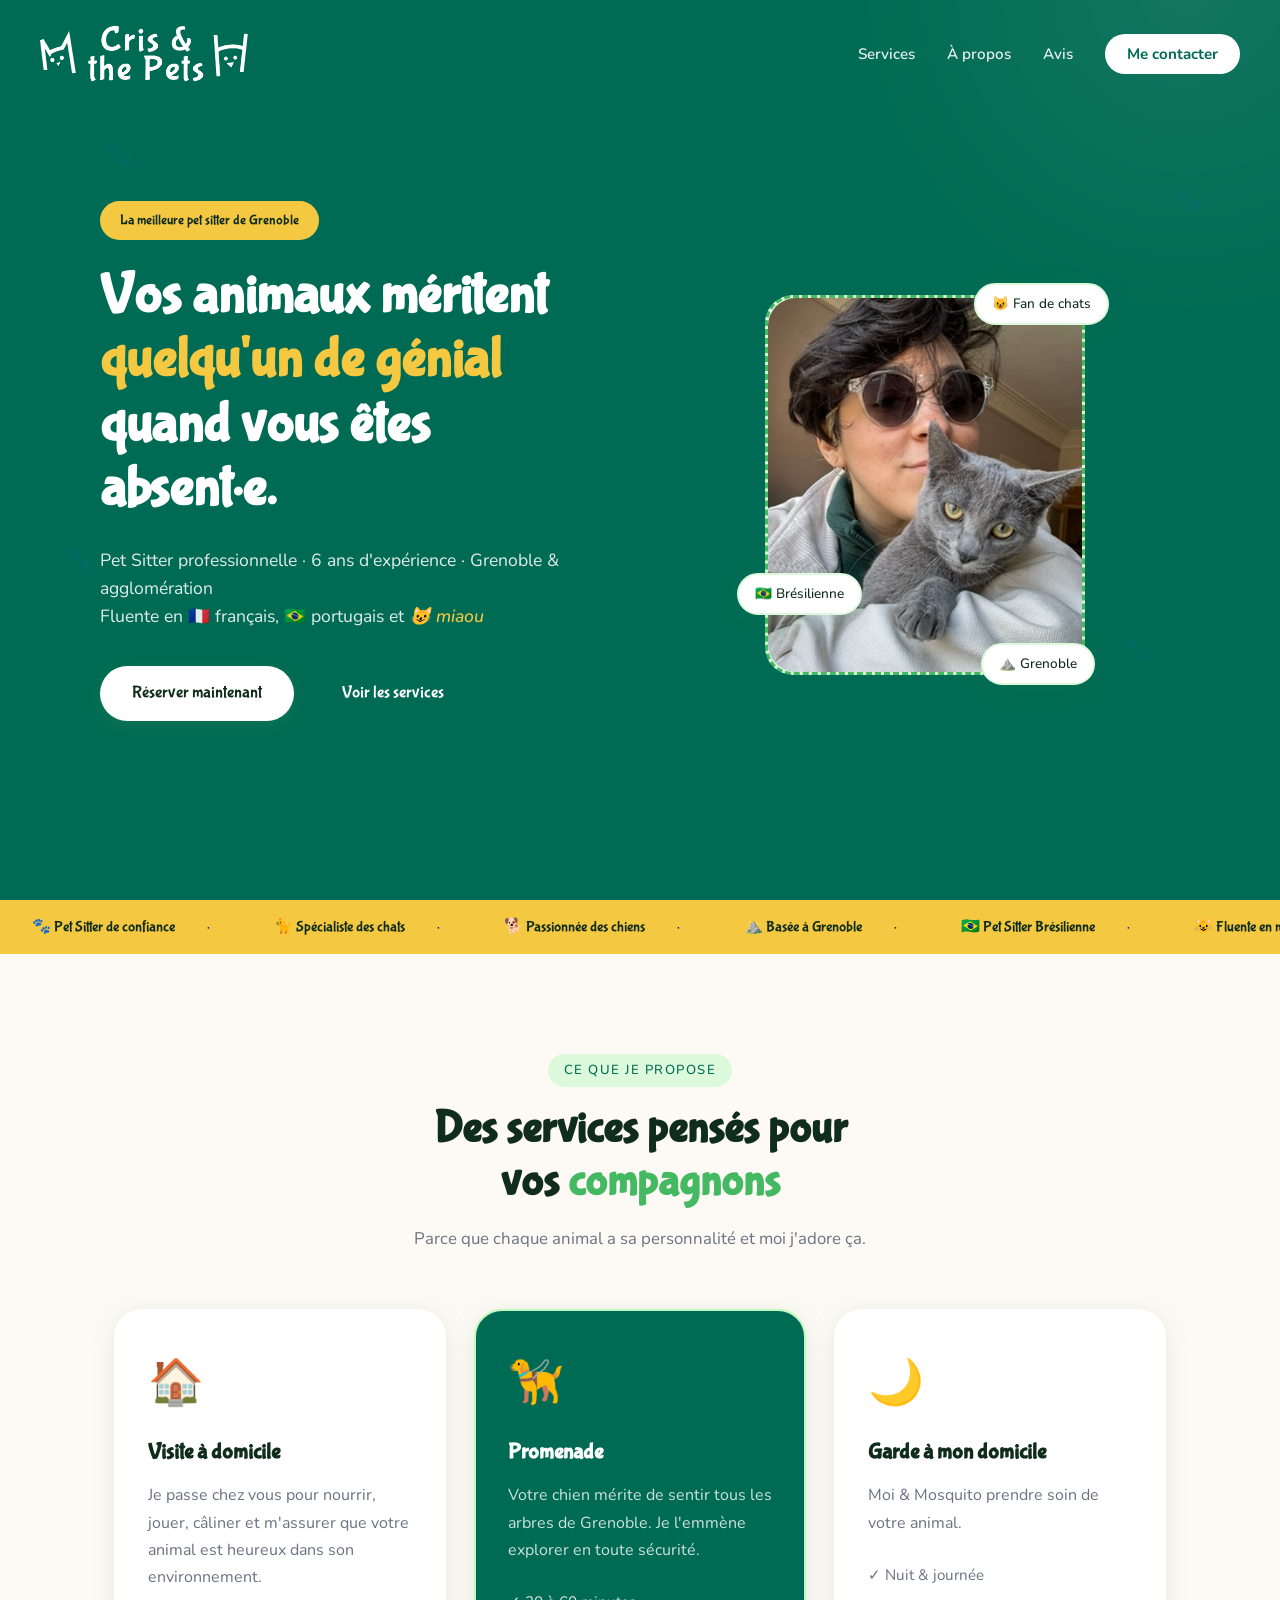
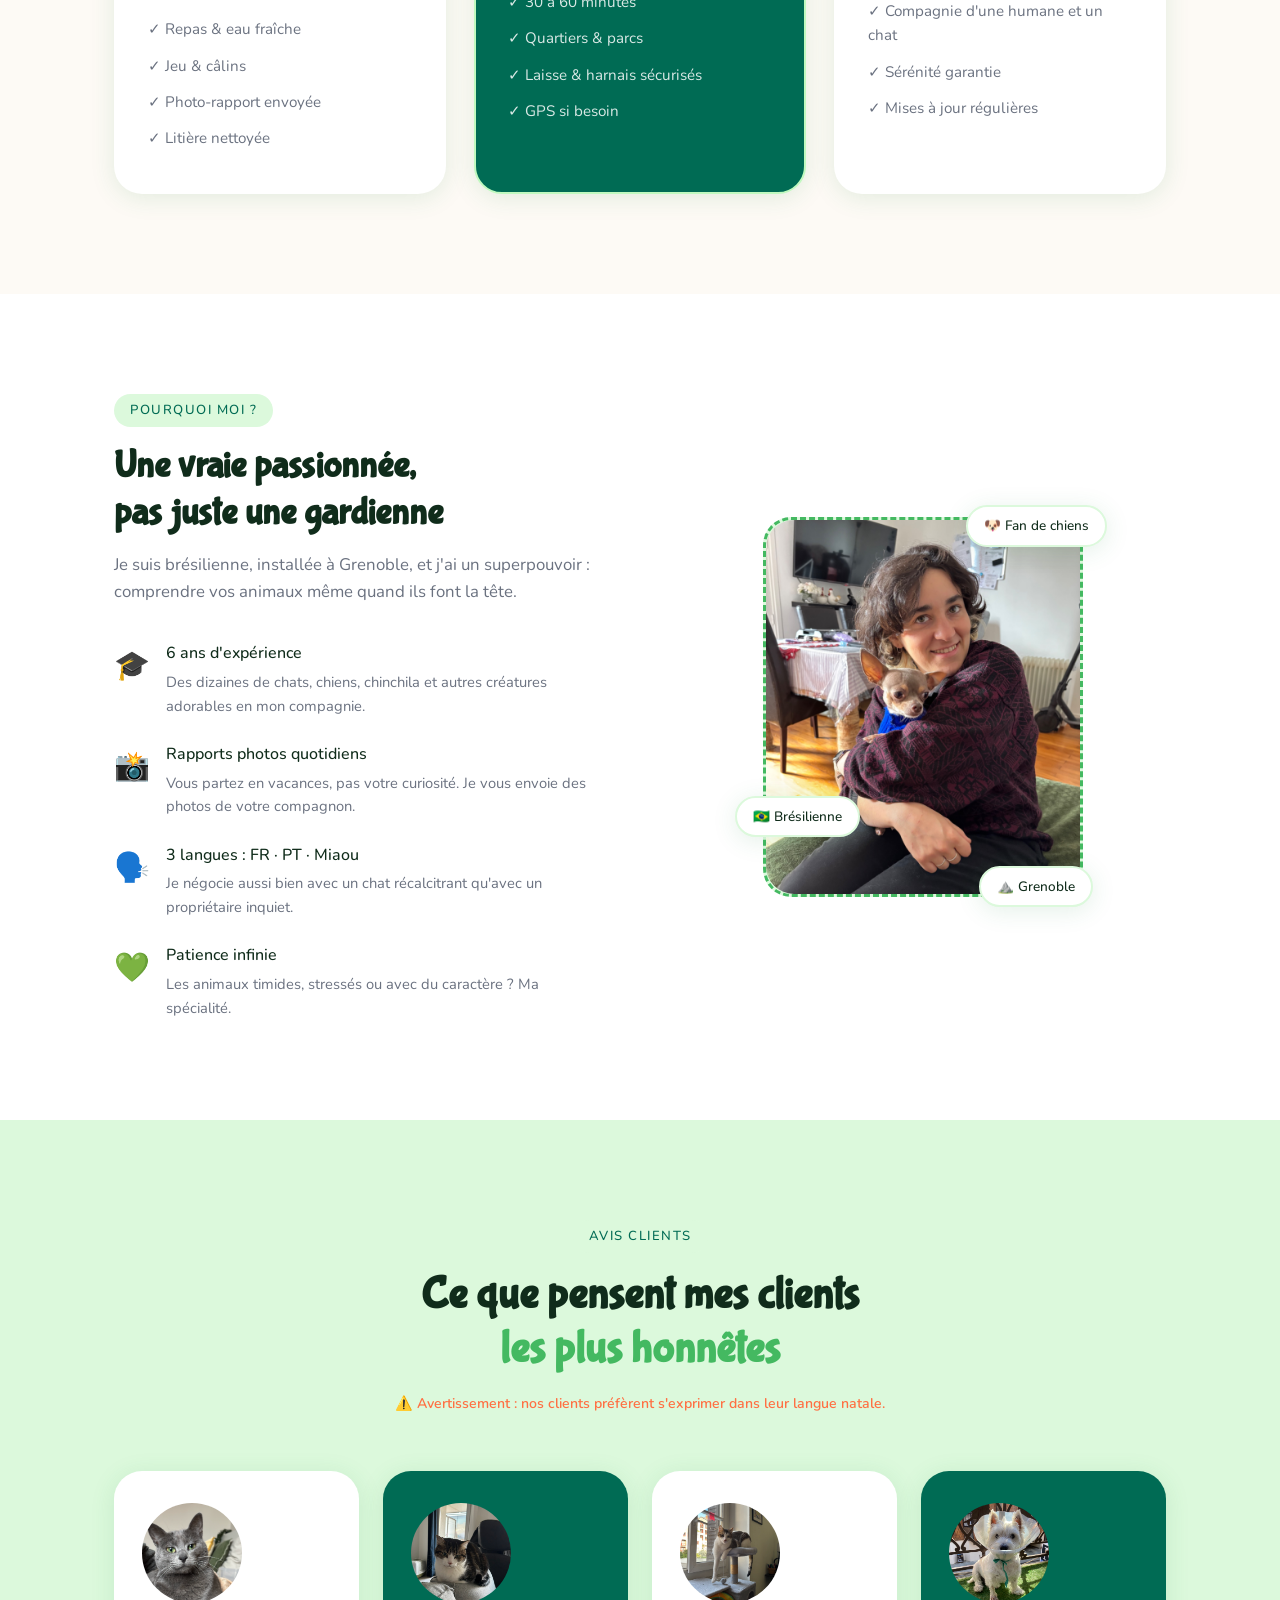
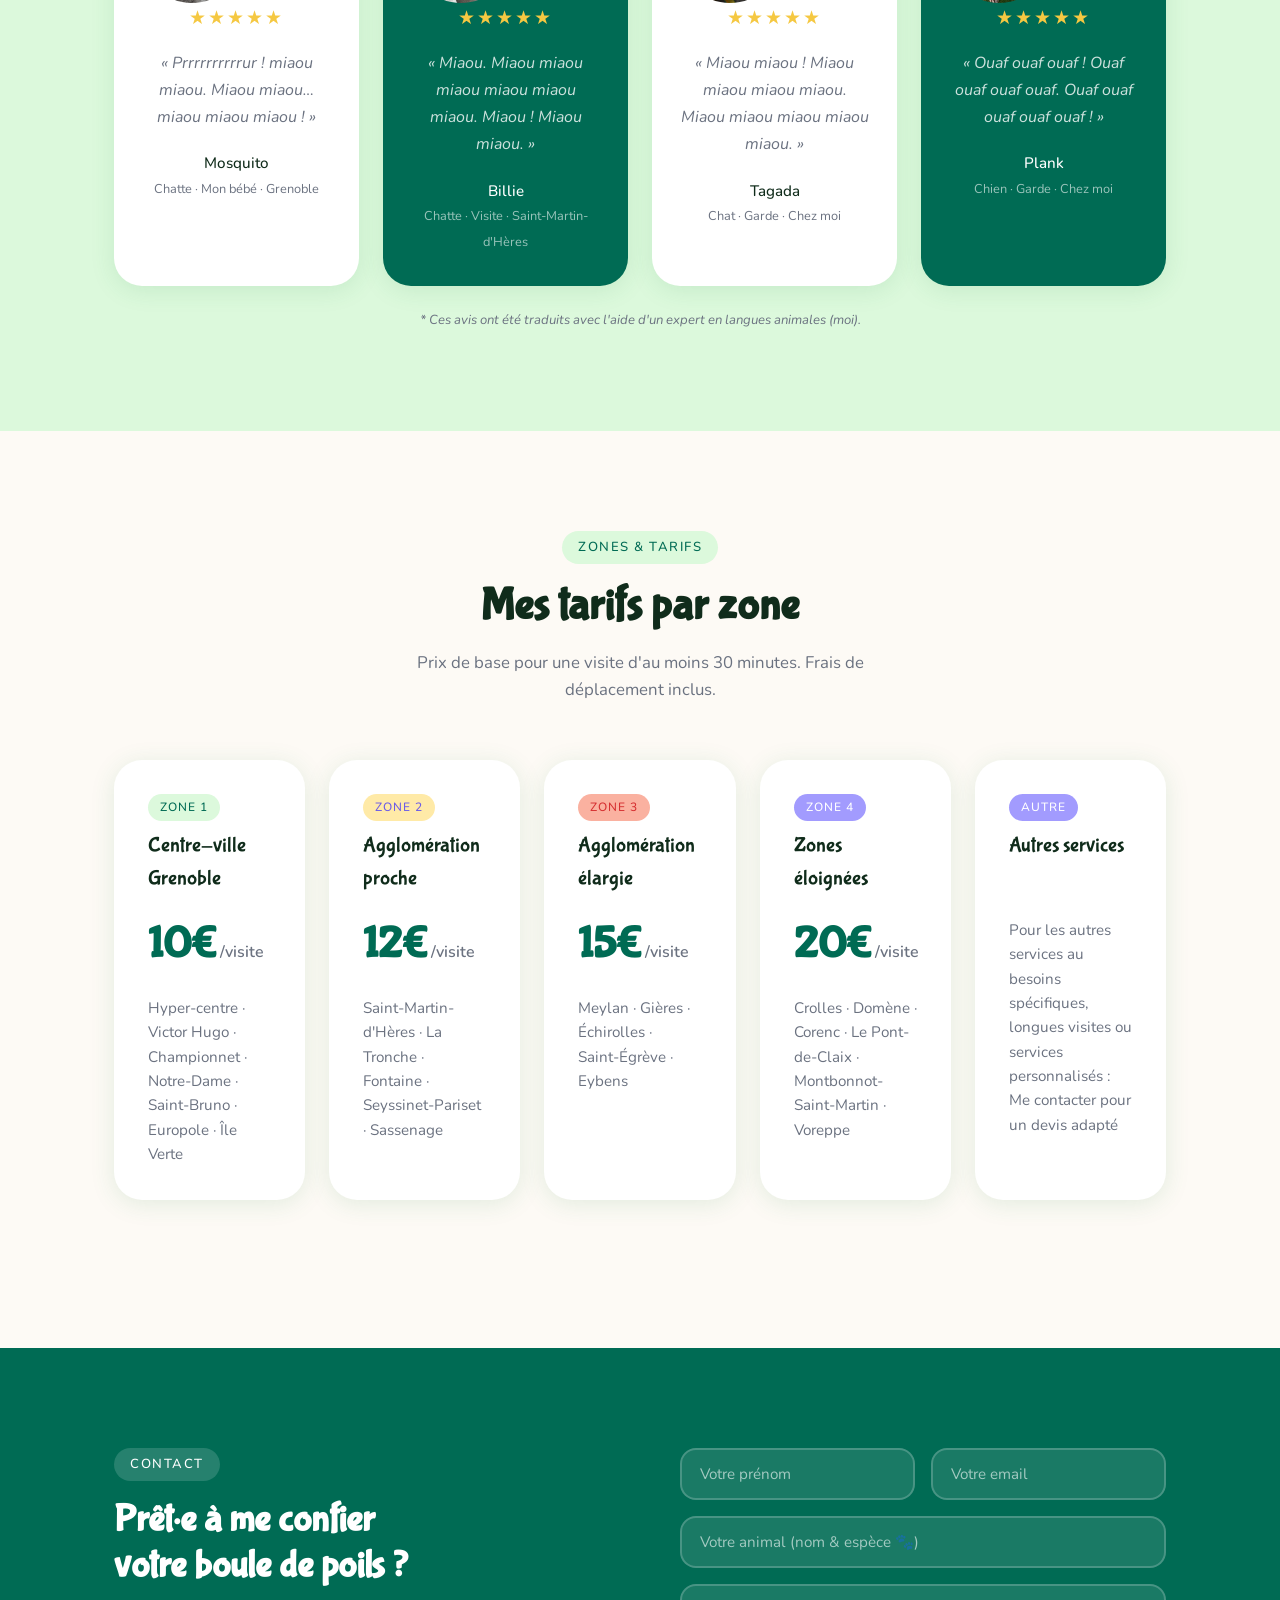
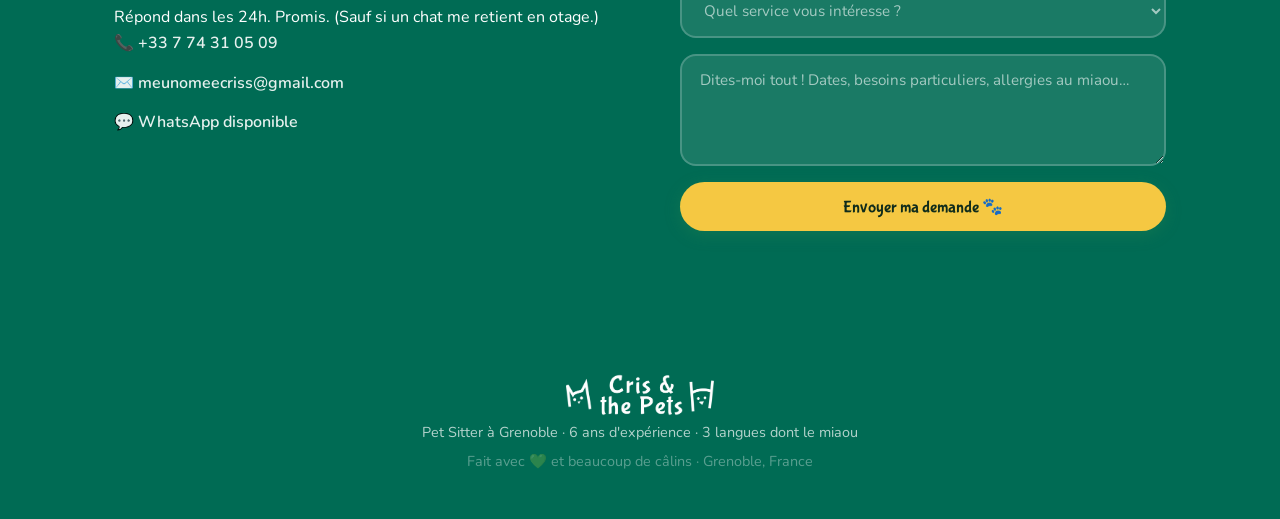
<file: index.html>
<!DOCTYPE html>
<html lang="fr">
<head>
  <meta charset="UTF-8" />
  <meta name="viewport" content="width=device-width, initial-scale=1.0" />
  <title>Cris and the Pets</title>
  <meta name="description" content="Pet Sitter professionnelle à Grenoble. 6 ans d'expérience. Visites à domicile, promenades, garde. Fluente en français, portugais et… miaou." />
  <link rel="preconnect" href="https://fonts.googleapis.com">
  <link rel="preconnect" href="https://fonts.gstatic.com" crossorigin>
  <link href="https://fonts.googleapis.com/css2?family=Baloo+2:wght@400;600;700;800&family=Nunito:wght@400;600;700&display=swap" rel="stylesheet">
  <link href="https://fonts.googleapis.com/css2?family=Bubblegum+Sans&family=Covered+By+Your+Grace&family=Roboto:ital,wght@0,100..900;1,100..900&display=swap" rel="stylesheet">

  <link rel="stylesheet" href="css/style.css" />
</head>
<body>

  <!-- Section placeholders - will be loaded dynamically -->
  <div id="hero-section"></div>
  <div id="services-section"></div>
  <div id="about-section"></div>
  <div id="temoignages-section"></div>
  <div id="zone-section"></div>
  <div id="contact-section"></div>

  <!-- ===== FOOTER ===== -->
  <footer class="footer">
    <div class="container footer-inner">
      <!-- <div class="footer-logo">Cris & the Pets</div> -->
        <div class="logo"> <img src="images/logo-white.png" alt="Cris & the Pets logo"> </div>
      <p>Pet Sitter à Grenoble · 6 ans d'expérience · 3 langues dont le miaou</p>
      <p class="footer-small">Fait avec 💚 et beaucoup de câlins · Grenoble, France</p>
    </div>
  </footer>

  <script>
    // Function to load HTML content into a container
    async function loadSection(containerId, fileName) {
      try {
        const response = await fetch(fileName);
        if (response.ok) {
          const content = await response.text();
          document.getElementById(containerId).innerHTML = content;
        } else {
          console.error(`Failed to load ${fileName}`);
        }
      } catch (error) {
        console.error(`Error loading ${fileName}:`, error);
      }
    }

    // Load all sections when the page loads
    document.addEventListener('DOMContentLoaded', async function() {
      // Load all sections
      await Promise.all([
        loadSection('hero-section', 'hero.html'),
        loadSection('services-section', 'services.html'),
        loadSection('about-section', 'about.html'),
        loadSection('temoignages-section', 'temoignages.html'),
        loadSection('zone-section', 'zone.html'),
        loadSection('contact-section', 'contact.html')
      ]);

      // Reinitialize the main.js after sections are loaded
      if (typeof initializeApp === 'function') {
        initializeApp();
      }
    });
  </script>
  <script src="js/main.js"></script>
</body>
</html>
</file>
<file: css/style.css>
/* ===================================================
  Cris & the Pets
   CSS Principal · par Cris Messias
   =================================================== */

/* ===== VARIABLES ===== */
:root {
  --vert:        #44B961;
  --vert-clair:  #C0F9BF;
  --vert-pale:   #DCF9DC;
  --vert-fonce:  #006B54;
  --jaune:       #f5c842;
  --orange:      #ff7043;
  --blanc:       #ffffff;
  --creme:       #fdfaf5;
  --gris:        #6b7280;
  --gris-clair:  #f3f4f6;
  --texte:       #102C1B;
  --radius:      16px;
  --radius-lg:   28px;
  --shadow:      0 4px 24px rgba(45,140,78,0.13);
  --shadow-lg:   0 12px 48px rgba(45,140,78,0.18);
  /* --font-titre:  'Baloo 2', cursive; */
  --font-titre: "Bubblegum Sans", sans-serif;
  --font-corps:  'Nunito', sans-serif;
  --transition:  0.3s cubic-bezier(0.4, 0, 0.2, 1);
}

/* ===== RESET & BASE ===== */
*, *::before, *::after { box-sizing: border-box; margin: 0; padding: 0; }

html { scroll-behavior: smooth; font-size: 16px; }

body {
  font-family: var(--font-corps);
  color: var(--texte);
  background: var(--creme);
  overflow-x: hidden;
  line-height: 1.6;
}

img { max-width: 100%; display: block; }
a { text-decoration: none; color: inherit; }
ul { list-style: none; }

.container {
  max-width: 1100px;
  margin: 0 auto;
  padding: 0 24px;
}

/* ===== BOUTONS ===== */
.btn-primary {
  display: inline-block;
  background: var(--blanc);
  color: var(--texte);
  font-family: var(--font-titre);
  font-weight: 00;
  font-size: 1.05rem;
  padding: 14px 32px;
  border-radius: 50px;
  border: none;
  cursor: pointer;
  transition: var(--transition);
  box-shadow: 0 4px 16px rgba(45,140,78,0.3);
}
.btn-primary:hover {
  background: transparent;
  color: var(--blanc);
  transform: translateY(-2px);
  box-shadow: 0 8px 24px rgba(45,140,78,0.4);
}

.btn-secondary {
  display: inline-block;
  background: transparent;
  color: var(--blanc);
  font-family: var(--font-titre);
  font-weight: 500;
  font-size: 1.05rem;
  padding: 14px 32px;
  border-radius: 50px;
  /* border: 2.5px solid var(--vert); */
  cursor: pointer;
  transition: var(--transition);
}
.btn-secondary:hover {
  background: var(--vert-pale);
  color: var(--texte);
  transform: translateY(-2px);
}

.btn-full { width: 100%; text-align: center; }

/* ===== NAV ===== */
.nav {
  display: flex;
  align-items: center;
  justify-content: space-between;
  padding: 20px 40px;
  position: relative;
  z-index: 100;
}

.logo {
  font-family: var(--font-titre);
  font-weight: 800;
  font-size: 1.5rem;
  color: var(--blanc);
  letter-spacing: -0.5px;
}

.logo img {
  height: 70px;
  width: auto;
  display: block;
}

.nav-links {
  display: flex;
  gap: 32px;
  align-items: center;
}

.nav-links a {
  color: rgba(255,255,255,0.9);
  font-weight: 600;
  font-size: 0.95rem;
  transition: var(--transition);
}
.nav-links a:hover { color: var(--blanc); }

.btn-nav {
  background: var(--blanc) !important;
  color: var(--vert-fonce) !important;
  padding: 10px 22px;
  border-radius: 50px;
  font-weight: 700 !important;
}
.btn-nav:hover {
  background: var(--jaune) !important;
  color: var(--texte) !important;
}

.burger {
  display: none;
  background: none;
  border: none;
  color: var(--blanc);
  font-size: 3rem;
  cursor: pointer;
}

/* ===== HERO ===== */
.hero {
  /* background: linear-gradient(135deg, var(--vert-fonce) 0%, var(--vert-fonce) 30%, var(--vert-fonce) 100%); */
  background: var(--vert-fonce);
  min-height: 100vh;
  display: flex;
  flex-direction: column;
  position: relative;
  overflow: hidden;
}

.hero::before {
  content: '';
  position: absolute;
  top: -40%;
  right: -20%;
  width: 700px;
  height: 700px;
  background: radial-gradient(circle, rgba(255,255,255,0.07) 0%, transparent 70%);
  border-radius: 50%;
  pointer-events: none;
}

.hero-content {
  flex: 1;
  display: grid;
  grid-template-columns: 1fr 1fr;
  gap: 60px;
  align-items: center;
  padding: 40px 60px 80px;
  max-width: 1200px;
  margin: 0 auto;
  position: relative;
  z-index: 2;
}

.hero-text {
  display: flex;
  flex-direction: column;
  align-items: flex-start;
  text-align: left;
}

.hero-visual {
  display: flex;
  justify-content: center;
}

.badge-flottant {
  display: inline-block;
  background: var(--jaune);
  color: var(--texte);
  font-family: var(--font-titre);
  font-weight: 500;
  font-size: 0.9rem;
  padding: 8px 20px;
  border-radius: 50px;
  margin-bottom: 24px;
  animation: bounceIn 0.8s ease;
  /* box-shadow: 0 4px 16px rgba(245,200,66,0.4); */
}

.hero h1 {
  font-family: var(--font-titre);
  font-size: clamp(2.2rem, 5vw, 3.5rem);
  font-weight: 800;
  color: var(--blanc);
  line-height: 1.15;
  margin-bottom: 24px;
  animation: fadeInUp 0.9s ease 0.1s both;
}

.hero h1 .highlight {
  color: var(--jaune);
  position: relative;
  display: inline-block;
}

.hero-sub {
  font-size: 1.1rem;
  color: rgba(255,255,255,0.88);
  margin-bottom: 36px;
  animation: fadeInUp 0.9s ease 0.2s both;
  max-width: 600px;
  text-align: left;
}

.miaou {
  font-style: italic;
  font-weight: 500;
  color: var(--jaune);
}

.hero-btns {
  display: flex;
  gap: 16px;
  flex-wrap: wrap;
  justify-content: flex-start;
  margin-bottom: 48px;
  animation: fadeInUp 0.9s ease 0.3s both;
}

.hero-stats {
  display: flex;
  gap: 40px;
  animation: fadeInUp 0.9s ease 0.4s both;
}

.stat {
  text-align: center;
  color: var(--blanc);
}
.stat span {
  display: block;
  font-family: var(--font-titre);
  font-size: 2rem;
  font-weight: 800;
  line-height: 1;
}
.stat small {
  font-size: 0.8rem;
  opacity: 0.8;
}

.stat-note {
  color: rgba(255,255,255,0.65);
  font-size: 0.78rem;
  font-style: italic;
  margin-top: 8px;
  animation: fadeInUp 0.9s ease 0.5s both;
}

/* Pattes flottantes */
.hero-paws { position: absolute; inset: 0; pointer-events: none; z-index: 1; }
.paw {
  position: absolute;
  font-size: 1.5rem;
  opacity: 0.12;
  animation: floatPaw 6s ease-in-out infinite;
}
.p1 { top: 15%; left: 8%; animation-delay: 0s; }
.p2 { top: 60%; left: 5%; animation-delay: 1.5s; }
.p3 { top: 20%; right: 6%; animation-delay: 3s; }
.p4 { top: 70%; right: 10%; animation-delay: 4.5s; }

/* ===== TICKER ===== */
.ticker-wrap {
  background: var(--jaune);
  padding: 14px 0;
  overflow: hidden;
  white-space: nowrap;
}
.ticker {
  display: inline-flex;
  gap: 0;
  animation: ticker 30s linear infinite;
}
.ticker span {
  font-family: var(--font-titre);
  font-weight: 500;
  font-size: 0.95rem;
  color: var(--texte);
  padding: 0 32px;
}
.ticker span::after {
  content: '·';
  margin-left: 32px;
}

/* ===== SECTION HEADER ===== */
.section-header {
  text-align: center;
  margin-bottom: 56px;
}
.section-tag {
  display: inline-block;
  background: var(--vert-pale);
  color: var(--vert-fonce);
  font-weight: 500;
  font-size: 0.82rem;
  text-transform: uppercase;
  letter-spacing: 1.5px;
  padding: 6px 16px;
  border-radius: 50px;
  margin-bottom: 16px;
}
.section-header h2 {
  font-family: var(--font-titre);
  font-size: clamp(1.8rem, 3.5vw, 2.8rem);
  font-weight: 800;
  line-height: 1.2;
  margin-bottom: 16px;
}
.section-header p {
  color: var(--gris);
  font-size: 1.05rem;
  max-width: 520px;
  margin: 0 auto;
}
.highlight { color: var(--vert); }

/* ===== SERVICES ===== */
.services {
  padding: 100px 0;
  background: var(--creme);
}

.cards {
  display: grid;
  grid-template-columns: repeat(auto-fit, minmax(300px, 1fr));
  gap: 28px;
}

.card {
  background: var(--blanc);
  border-radius: var(--radius-lg);
  padding: 36px 32px;
  box-shadow: var(--shadow);
  transition: var(--transition);
  position: relative;
  border: 2px solid transparent;
}
.card:hover {
  transform: translateY(-6px);
  box-shadow: var(--shadow-lg);
  border-color: var(--vert-pale);
}

.card-featured {
  background: var(--vert-fonce);
  color: var(--blanc);
  border: 2px solid var(--vert-clair);
}

.card-badge {
  display: inline-block;
  background: var(--jaune);
  color: var(--texte);
  font-size: 0.8rem;
  font-weight: 500;
  padding: 4px 14px;
  border-radius: 50px;
  margin-bottom: 16px;
}

.card-icon {
  font-size: 2.8rem;
  margin-bottom: 16px;
}

.card h3 {
  font-family: var(--font-titre);
  font-size: 1.4rem;
  font-weight: 800;
  margin-bottom: 12px;
}

.card p {
  color: var(--gris);
  margin-bottom: 20px;
  line-height: 1.7;
}
.card-featured p { color: rgba(255,255,255,0.8); }

.card-list li {
  padding: 6px 0;
  font-size: 0.95rem;
  color: var(--gris);
  display: flex;
  align-items: center;
  gap: 8px;
}
.card-featured .card-list li { color: rgba(255,255,255,0.85); }

/* ===== POURQUOI MOI ===== */
.why {
  padding: 100px 0;
  background: var(--blanc);
}
.why-inner {
  display: grid;
  grid-template-columns: 1fr 1fr;
  gap: 80px;
  align-items: center;
}
.why-text h2 {
  font-family: var(--font-titre);
  font-size: clamp(1.8rem, 3vw, 2.6rem);
  font-weight: 800;
  line-height: 1.2;
  margin-bottom: 16px;
}
.why-text > p {
  color: var(--gris);
  margin-bottom: 36px;
  font-size: 1.05rem;
}
.why-items { display: flex; flex-direction: column; gap: 24px; }
.why-item {
  display: flex;
  gap: 16px;
  align-items: flex-start;
}
.why-item > span {
  font-size: 1.8rem;
  flex-shrink: 0;
  margin-top: 2px;
}
.why-item strong {
  display: block;
  font-weight: 500;
  font-size: 1rem;
  margin-bottom: 4px;
}
.why-item p {
  color: var(--gris);
  font-size: 0.92rem;
  line-height: 1.6;
}

/* Photo frame */
.why-visual { display: flex; justify-content: center; }
.photo-frame {
  position: relative;
  width: 320px;
  height: 380px;
}
.photo-placeholder {
  width: 100%;
  height: 100%;
  background: var(--vert-pale);
  border-radius: var(--radius-lg);
  border: 3px dashed var(--vert);
  display: flex;
  flex-direction: column;
  align-items: center;
  justify-content: center;
  gap: 12px;
  color: var(--vert);
  font-size: 3rem;
}
.photo-placeholder p {
  font-size: 1rem;
  font-weight: 500;
  color: var(--vert-fonce);
}
.floating-badge {
  position: absolute;
  background: var(--blanc);
  border: 2px solid var(--vert-pale);
  border-radius: 50px;
  padding: 8px 16px;
  font-size: 0.85rem;
  font-weight: 500;
  box-shadow: var(--shadow);
  animation: floatBadge 4s ease-in-out infinite;
}
.b1 { top: -12px; right: -24px; animation-delay: 0s; }
.b2 { bottom: 60px; left: -28px; animation-delay: 1.5s; }
.b3 { bottom: -10px; right: -10px; animation-delay: 3s; }

/* ===== TÉMOIGNAGES ===== */
.temoignages {
  padding: 100px 0;
  background: var(--vert-pale);
}
.temo-sub {
  font-size: 0.88rem !important;
  color: var(--orange) !important;
  font-weight: 600;
  margin-top: 4px !important;
}
.temo-cards {
  display: grid;
  grid-template-columns: repeat(auto-fit, minmax(240px, 1fr));
  gap: 24px;
  margin-bottom: 24px;
}
.temo-card {
  background: var(--blanc);
  border-radius: var(--radius-lg);
  padding: 32px 28px;
  box-shadow: var(--shadow);
  text-align: center;
  transition: var(--transition);
}
.temo-card:hover {
  transform: translateY(-4px);
  box-shadow: var(--shadow-lg);
}
.temo-featured {
  background: var(--vert-fonce);
  color: var(--blanc);
}
.cat-emoji { font-size: 3.5rem; display: block; margin-bottom: 12px; }
.temo-stars {
  color: var(--jaune);
  font-size: 1.2rem;
  letter-spacing: 2px;
  margin-bottom: 16px;
}
.temo-text {
  font-style: italic;
  color: var(--gris);
  font-size: 1rem;
  line-height: 1.7;
  margin-bottom: 20px;
}
.temo-featured .temo-text { color: rgba(255,255,255,0.8); }
.temo-author strong {
  display: block;
  font-weight: 500;
  font-size: 0.95rem;
}
.temo-author small {
  color: var(--gris);
  font-size: 0.8rem;
}
.temo-featured .temo-author small { color: rgba(255,255,255,0.6); }
.temo-disclaimer {
  text-align: center;
  font-size: 0.82rem;
  color: var(--gris);
  font-style: italic;
}

/* ===== ZONE & PRICING ===== */
.zone {
  padding: 100px 0;
  background: var(--creme);
}

/* Pricing zones grid */
.pricing-zones {
  display: grid;
  grid-template-columns: repeat(auto-fit, minmax(120px, 1fr));
  gap: 24px;
  margin-bottom: 48px;
}

/* Individual price zone card */
.price-zone {
  background: var(--blanc);
  border-radius: var(--radius-lg);
  padding: 32px;
  box-shadow: var(--shadow);
  transition: var(--transition);
  position: relative;
  border: 2px solid transparent;
  display: flex;
  flex-direction: column;
  gap: 20px;
}

.price-zone:hover {
  transform: translateY(-8px);
  box-shadow: var(--shadow-lg);
}

/* Zone 1 - Best value highlight
.zone-1 {
  border-color: var(--vert);
  background: linear-gradient(135deg, var(--blanc) 0%, rgba(45,140,78,0.03) 100%);
}

.zone-1:hover {
  border-color: var(--vert-clair);
} */

/* Zone header */
.zone-header {
  display: flex;
  flex-direction: column;
  gap: 8px;
}

.zone-badge {
  display: inline-block;
  background: var(--vert-pale);
  color: var(--vert-fonce);
  font-size: 0.75rem;
  font-weight: 500;
  text-transform: uppercase;
  letter-spacing: 1px;
  padding: 4px 12px;
  border-radius: 50px;
  width: fit-content;
}

.zone-1 .zone-badge {
  background: var(--vert);
  color: var(--blanc);
}

.zone-2 .zone-badge {
  background: #ffeaa7;
  color: #6c5ce7;
}

.zone-3 .zone-badge {
  background: #fab1a0;
  color: #d63031;
}

.zone-4 .zone-badge {
  background: #a29bfe;
  color: var(--blanc);
}

.zone-header h3 {
  font-family: var(--font-titre);
  font-size: 1.3rem;
  font-weight: 500;
  color: var(--texte);
}

/* Zone price */
.zone-price {
  display: flex;
  align-items: baseline;
  gap: 4px;
  margin: 8px 0;
}

.zone-price .price {
  font-family: var(--font-titre);
  font-size: 2.8rem;
  font-weight: 800;
  color: var(--vert-fonce);
  line-height: 1;
}

.zone-1 .price {
  color: var(--vert);
}

.zone-price .price-unit {
  color: var(--gris);
  font-size: 1rem;
  font-weight: 600;
}

/* Zone areas */
.zone-areas {
  flex-grow: 1;
}

.zone-areas p {
  color: var(--gris);
  font-size: 0.95rem;
  line-height: 1.6;
}

/* Zone tag */
.zone-tag {
  position: absolute;
  top: -12px;
  right: 20px;
  background: var(--jaune);
  color: var(--texte);
  font-size: 0.8rem;
  font-weight: 500;
  padding: 6px 14px;
  border-radius: 50px;
  box-shadow: 0 4px 12px rgba(245,200,66,0.3);
  animation: pulse 2s ease-in-out infinite;
}

@keyframes pulse {
  0%, 100% { transform: scale(1); }
  50% { transform: scale(1.05); }
}

/* Pricing notes */
.pricing-notes {
  background: rgba(45,140,78,0.05);
  border-radius: var(--radius-lg);
  padding: 28px;
  border-left: 4px solid var(--vert);
}

.note-item {
  color: var(--gris);
  font-size: 0.95rem;
  margin-bottom: 12px;
  display: flex;
  align-items: flex-start;
  gap: 8px;
}

.note-item:last-child {
  margin-bottom: 0;
}

.note-item strong {
  color: var(--texte);
  font-weight: 500;
}

/* ===== CONTACT ===== */
.contact {
  padding: 100px 0;
  background: var(--vert-fonce);
  color: var(--blanc);
}
.contact-inner {
  display: grid;
  grid-template-columns: 1fr 1fr;
  gap: 80px;
  align-items: start;
}
.contact .section-tag {
  background: rgba(255,255,255,0.15);
  color: var(--blanc);
}
.contact h2 {
  font-family: var(--font-titre);
  font-size: clamp(1.8rem, 3vw, 2.6rem);
  font-weight: 800;
  line-height: 1.2;
  margin-bottom: 16px;
}
.contact > .container > .contact-inner > .contact-text > p {
  color: rgba(255,255,255,0.8);
  margin-bottom: 32px;
  font-size: 1.05rem;
}
.contact-infos {
  display: flex;
  flex-direction: column;
  gap: 14px;
}
.contact-link {
  color: rgba(255,255,255,0.9);
  font-weight: 600;
  font-size: 1rem;
  transition: var(--transition);
  display: flex;
  align-items: center;
  gap: 8px;
}
.contact-link:hover { color: var(--jaune); }

/* Formulaire */
.contact-form {
  display: flex;
  flex-direction: column;
  gap: 16px;
}
.form-row {
  display: grid;
  grid-template-columns: 1fr 1fr;
  gap: 16px;
}
.contact-form input,
.contact-form select,
.contact-form textarea {
  background: rgba(255,255,255,0.1);
  border: 2px solid rgba(255,255,255,0.2);
  border-radius: var(--radius);
  color: var(--blanc);
  font-family: var(--font-corps);
  font-size: 0.95rem;
  padding: 14px 18px;
  width: 100%;
  outline: none;
  transition: var(--transition);
}
.contact-form input::placeholder,
.contact-form textarea::placeholder,
.contact-form select { color: rgba(255,255,255,0.6); }
.contact-form input:focus,
.contact-form select:focus,
.contact-form textarea:focus {
  border-color: var(--jaune);
  background: rgba(255,255,255,0.15);
}
.contact-form select option { background: var(--vert-fonce); color: var(--blanc); }
.contact-form textarea { resize: vertical; }
.contact-form .btn-primary {
  background: var(--jaune);
  color: var(--texte);
  font-size: 1.05rem;
}
.contact-form .btn-primary:hover {
  background: #e6b800;
}

/* ===== FOOTER ===== */
.footer {
  background: var(--vert-fonce);
  padding: 40px 24px;
  text-align: center;
  color: rgba(255,255,255,0.7);
}
/* .footer-logo {
  font-family: var(--font-titre);
  font-size: 1.5rem;
  font-weight: 800;
  color: var(--blanc);
  margin-bottom: 12px;
} */

.footer img {
  height: 50px;
  width: auto;
  display: block;
  margin: 0 auto;
}

.footer p { font-size: 0.9rem; margin-bottom: 6px; }
.footer-small { font-size: 0.78rem; opacity: 0.5; }

/* ===== ANIMATIONS ===== */
@keyframes fadeInUp {
  from { opacity: 0; transform: translateY(28px); }
  to   { opacity: 1; transform: translateY(0); }
}
@keyframes bounceIn {
  0%   { opacity: 0; transform: scale(0.7); }
  70%  { transform: scale(1.1); }
  100% { opacity: 1; transform: scale(1); }
}
@keyframes floatPaw {
  0%, 100% { transform: translateY(0) rotate(0deg); }
  50%       { transform: translateY(-18px) rotate(10deg); }
}
@keyframes floatBadge {
  0%, 100% { transform: translateY(0); }
  50%       { transform: translateY(-8px); }
}
@keyframes ticker {
  0%   { transform: translateX(0); }
  100% { transform: translateX(-50%); }
}

/* Scroll reveal */
.reveal {
  opacity: 0;
  transform: translateY(32px);
  transition: opacity 0.7s ease, transform 0.7s ease;
}
.reveal.visible {
  opacity: 1;
  transform: translateY(0);
}

/* ===== RESPONSIVE ===== */
@media (max-width: 900px) {
  .hero-content {
    grid-template-columns: 1fr;
    gap: 48px;
    padding: 40px 24px 80px;
  }
  .hero-text {
    align-items: center;
    text-align: center;
  }
  .hero-sub {
    text-align: center;
  }
  .hero-btns {
    justify-content: center;
  }
  .hero-visual {
    display: flex;
    justify-content: center;
  }
  .why-inner,
  .contact-inner { grid-template-columns: 1fr; gap: 48px; }
  .why-visual { display: none; }
  .nav-links { display: none; }
  .burger { display: block; }
  .nav-links.open {
    display: flex;
    flex-direction: column;
    position: absolute;
    top: 72px;
    left: 0;
    right: 0;
    background: var(--vert-fonce);
    padding: 24px 32px;
    gap: 20px;
    z-index: 99;
  }
}

@media (max-width: 600px) {
  .hero-stats { gap: 24px; }
  .form-row { grid-template-columns: 1fr; }
  .nav { padding: 16px 24px; }
  .cards { grid-template-columns: 1fr; }
  .temo-cards { grid-template-columns: 1fr; }
  .pricing-zones { grid-template-columns: 1fr; }
  .zone-tag { position: static; margin-top: 12px; width: fit-content; }
}
</file>
